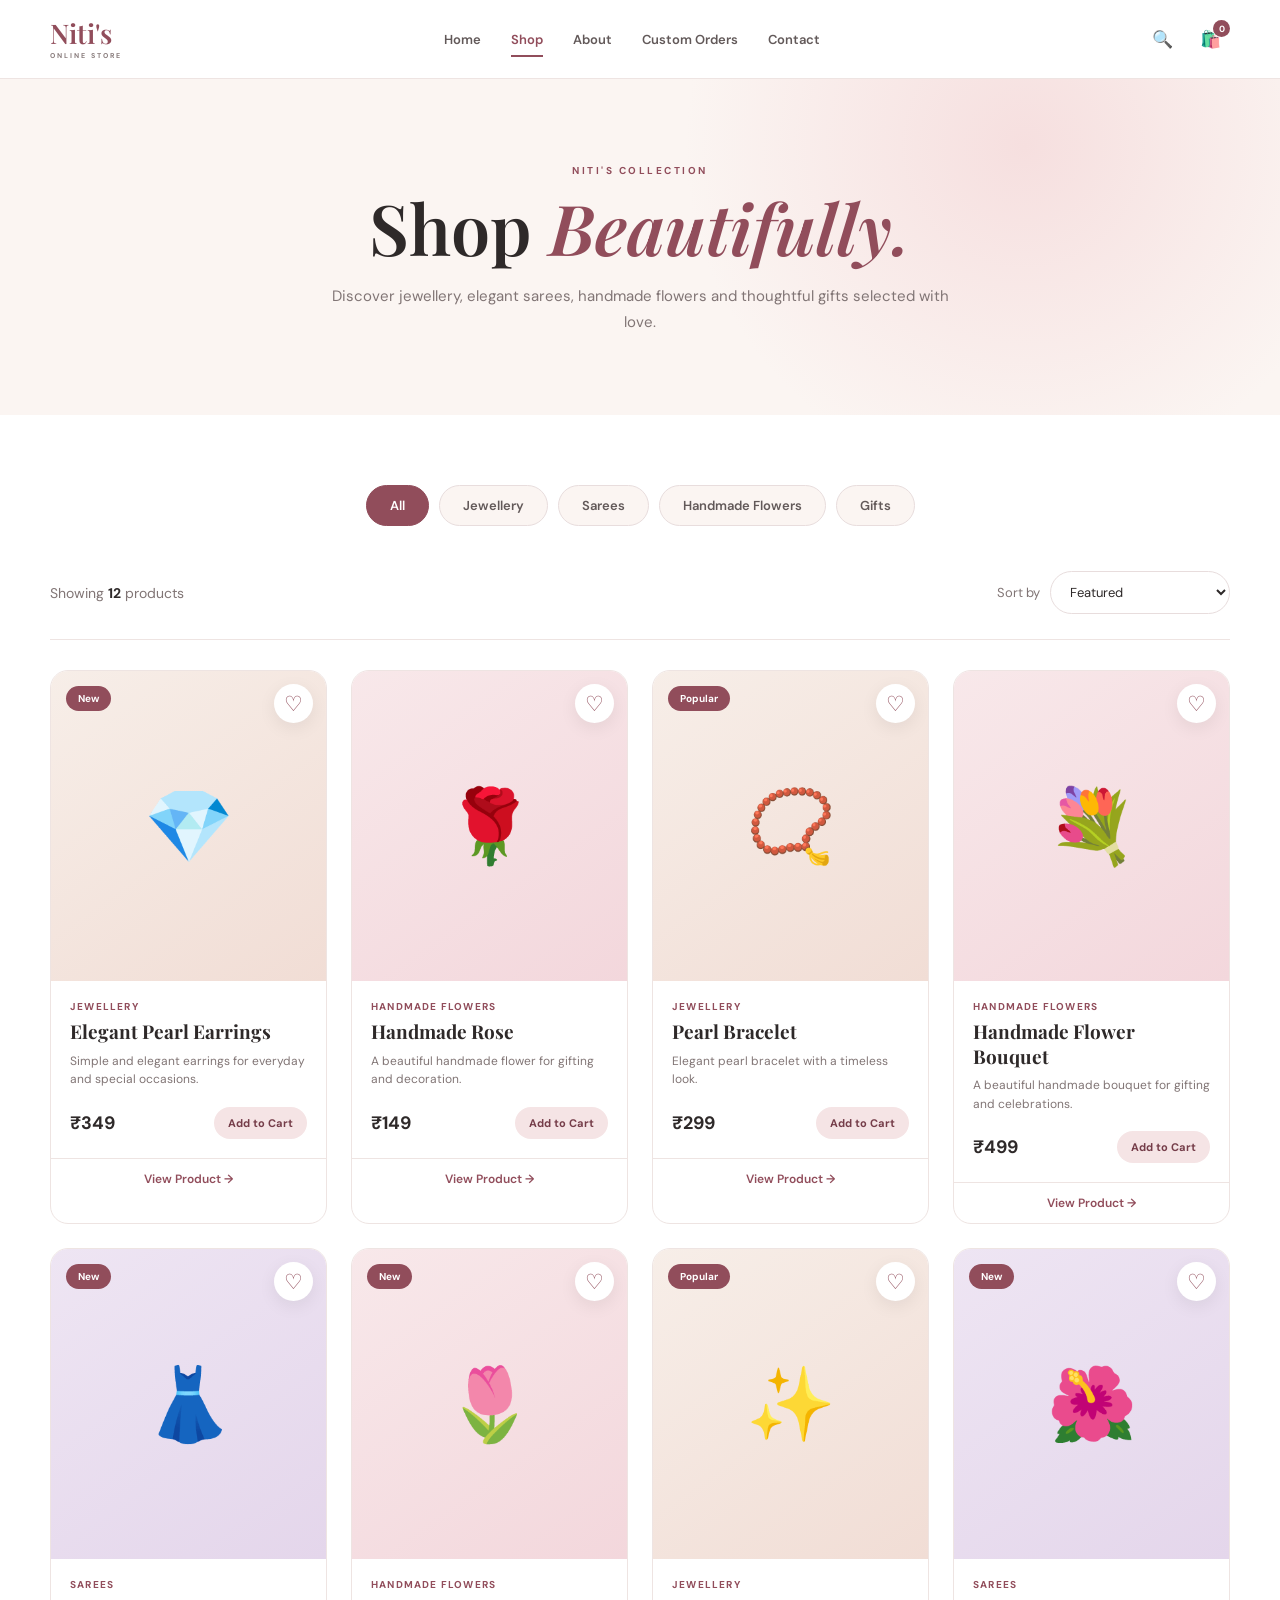
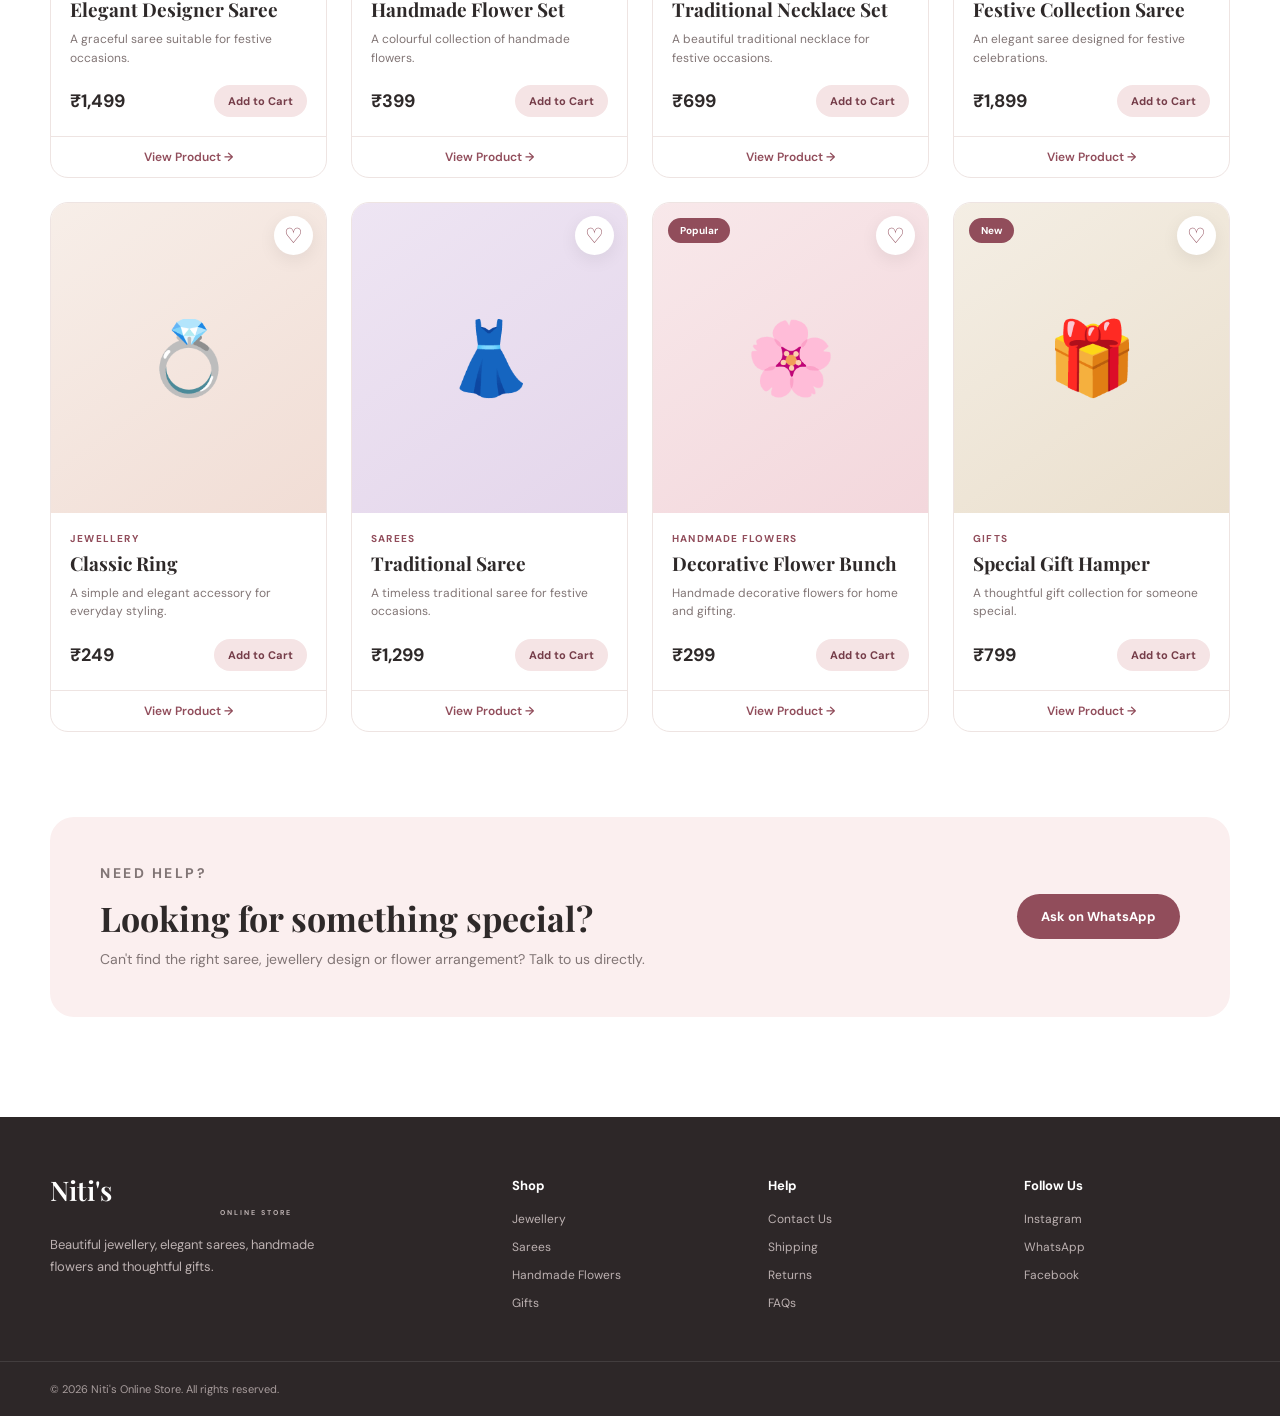
<file: shop.html>
<!DOCTYPE html>
<html lang="en">

<head>
    <meta charset="UTF-8">
    <meta name="viewport" content="width=device-width, initial-scale=1.0">

    <title>Shop | Niti's Online Store</title>

    <meta name="description"
        content="Shop jewellery, sarees, handmade flowers and gifts at Niti's Online Store.">

    <link rel="preconnect" href="https://fonts.googleapis.com">
    <link rel="preconnect" href="https://fonts.gstatic.com" crossorigin>

    <link href="https://fonts.googleapis.com/css2?family=DM+Sans:wght@400;500;600;700&family=Playfair+Display:wght@500;600;700&display=swap"
        rel="stylesheet">


    <style>

        /* =====================================================
           GLOBAL
        ===================================================== */

        * {
            box-sizing: border-box;
            margin: 0;
            padding: 0;
        }

        html {
            scroll-behavior: smooth;
        }

        body {
            font-family: "DM Sans", sans-serif;
            color: #2e2929;
            background: #ffffff;
        }

        a {
            color: inherit;
            text-decoration: none;
        }

        button,
        select {
            font-family: inherit;
        }

        button {
            border: none;
            cursor: pointer;
        }

        .container {
            width: min(1180px, calc(100% - 40px));
            margin: 0 auto;
        }


        /* =====================================================
           HEADER
        ===================================================== */

        .header {
            position: sticky;
            top: 0;
            z-index: 1000;

            background: rgba(255, 255, 255, 0.96);

            backdrop-filter: blur(12px);

            border-bottom: 1px solid #eee4e2;
        }

        .nav {
            min-height: 78px;

            display: flex;
            align-items: center;
            justify-content: space-between;

            gap: 30px;
        }

        .logo {
            display: flex;
            flex-direction: column;

            line-height: 1;

            flex-shrink: 0;
        }

        .logo span {
            font-family: "Playfair Display", serif;

            font-size: 27px;
            font-weight: 600;

            color: #914d5b;
        }

        .logo small {
            margin-top: 5px;

            font-size: 7px;
            font-weight: 700;

            letter-spacing: 2px;

            color: #887b7b;

            text-align: center;
        }

        .nav-links {
            display: flex;
            align-items: center;
            gap: 30px;
        }

        .nav-links a {
            position: relative;

            color: #625959;

            font-size: 13px;
            font-weight: 600;

            transition: color 0.2s ease;
        }

        .nav-links a:hover,
        .nav-links a.active {
            color: #914d5b;
        }

        .nav-links a.active::after {
            content: "";

            position: absolute;

            left: 0;
            right: 0;
            bottom: -9px;

            height: 2px;

            background: #914d5b;
        }

        .nav-actions {
            display: flex;
            align-items: center;
            gap: 8px;
        }

        .icon-btn {
            position: relative;

            width: 40px;
            height: 40px;

            display: flex;
            align-items: center;
            justify-content: center;

            background: transparent;

            border-radius: 50%;

            font-size: 17px;

            transition: background 0.2s ease;
        }

        .icon-btn:hover {
            background: #f8eeee;
        }

        .cart-count {
            position: absolute;

            top: 1px;
            right: 0;

            min-width: 17px;
            height: 17px;

            padding: 0 4px;

            display: flex;
            align-items: center;
            justify-content: center;

            border-radius: 50%;

            background: #914d5b;
            color: white;

            font-size: 9px;
            font-weight: 700;
        }

        .menu-btn {
            display: none;

            width: 40px;
            height: 40px;

            background: transparent;

            font-size: 22px;
        }


        /* =====================================================
           HERO
        ===================================================== */

        .shop-hero {
            padding: 85px 0 80px;

            background:
                radial-gradient(
                    circle at 80% 20%,
                    #f6dfdf 0,
                    transparent 32%
                ),
                #fbf5f2;
        }

        .shop-hero-content {
            text-align: center;
        }

        .eyebrow {
            margin-bottom: 12px;

            color: #914d5b;

            font-size: 10px;
            font-weight: 700;

            letter-spacing: 2.5px;
        }

        .shop-hero h1 {
            font-family: "Playfair Display", serif;

            font-size: clamp(48px, 6vw, 70px);

            line-height: 1.1;

            font-weight: 600;

            margin-bottom: 18px;
        }

        .shop-hero h1 span {
            color: #914d5b;
            font-style: italic;
        }

        .shop-hero-description {
            max-width: 650px;

            margin: auto;

            color: #817575;

            font-size: 15px;
            line-height: 1.7;
        }


        /* =====================================================
           SHOP
        ===================================================== */

        .shop-section {
            padding: 70px 0 100px;
        }


        /* =====================================================
           FILTERS
        ===================================================== */

        .category-filters {
            display: flex;
            justify-content: center;
            flex-wrap: wrap;

            gap: 10px;

            margin-bottom: 45px;
        }

        .filter-btn {
            padding: 11px 23px;

            border: 1px solid #e8dddd;

            border-radius: 50px;

            background: #fbf5f2;

            color: #625959;

            font-size: 13px;
            font-weight: 600;

            transition: all 0.25s ease;
        }

        .filter-btn:hover {
            border-color: #914d5b;

            color: #914d5b;
        }

        .filter-btn.active {
            background: #914d5b;

            border-color: #914d5b;

            color: white;
        }


        /* =====================================================
           TOOLBAR
        ===================================================== */

        .shop-toolbar {
            display: flex;
            align-items: center;
            justify-content: space-between;

            padding-bottom: 25px;
            margin-bottom: 30px;

            border-bottom: 1px solid #eee4e2;
        }

        .product-count {
            color: #817575;

            font-size: 14px;
        }

        .product-count strong {
            color: #2e2929;
        }

        .sort-wrapper {
            display: flex;
            align-items: center;

            gap: 10px;
        }

        .sort-wrapper label {
            color: #817575;

            font-size: 13px;
        }

        .sort-wrapper select {
            min-width: 180px;

            padding: 11px 15px;

            border: 1px solid #e8dddd;

            border-radius: 30px;

            background: white;

            color: #2e2929;

            font-size: 13px;

            outline: none;

            cursor: pointer;
        }

        .sort-wrapper select:focus {
            border-color: #914d5b;
        }


        /* =====================================================
           PRODUCT GRID
        ===================================================== */

        .shop-product-grid {
            display: grid;

            grid-template-columns:
                repeat(4, minmax(0, 1fr));

            gap: 24px;
        }


        /* =====================================================
           PRODUCT CARD
        ===================================================== */

        .shop-product-card {
            background: white;

            border: 1px solid #eee4e2;

            border-radius: 18px;

            overflow: hidden;

            transition:
                transform 0.3s ease,
                box-shadow 0.3s ease;
        }

        .shop-product-card:hover {
            transform: translateY(-6px);

            box-shadow:
                0 18px 45px
                rgba(80, 40, 40, 0.09);
        }


        /* =====================================================
           PRODUCT IMAGE
        ===================================================== */

        .shop-product-image {
            height: 310px;

            position: relative;

            display: flex;
            align-items: center;
            justify-content: center;

            overflow: hidden;
        }

        .shop-product-image.jewellery {
            background:
                linear-gradient(
                    145deg,
                    #f7eee8,
                    #f1ddd5
                );
        }

        .shop-product-image.flowers {
            background:
                linear-gradient(
                    145deg,
                    #f8e8ea,
                    #f3d7dc
                );
        }

        .shop-product-image.saree {
            background:
                linear-gradient(
                    145deg,
                    #eee5f3,
                    #e4d6eb
                );
        }

        .shop-product-image.gift {
            background:
                linear-gradient(
                    145deg,
                    #f4eee4,
                    #eadfcd
                );
        }

        .product-placeholder {
            font-size: 72px;

            transition: transform 0.3s ease;
        }

        .shop-product-card:hover
        .product-placeholder {
            transform: scale(1.08);
        }


        /* =====================================================
           BADGE
        ===================================================== */

        .product-badge {
            position: absolute;

            top: 15px;
            left: 15px;

            padding: 6px 12px;

            border-radius: 30px;

            background: #914d5b;

            color: white;

            font-size: 10px;
            font-weight: 700;
        }


        /* =====================================================
           WISHLIST
        ===================================================== */

        .shop-wishlist {
            position: absolute;

            top: 13px;
            right: 13px;

            width: 39px;
            height: 39px;

            display: flex;
            align-items: center;
            justify-content: center;

            border-radius: 50%;

            background: white;

            color: #914d5b;

            font-size: 21px;

            box-shadow:
                0 5px 18px
                rgba(0, 0, 0, 0.07);

            transition: 0.2s;
        }

        .shop-wishlist:hover {
            background: #914d5b;

            color: white;

            transform: scale(1.05);
        }


        /* =====================================================
           PRODUCT INFO
        ===================================================== */

        .shop-product-info {
            padding: 19px;
        }

        .shop-product-category {
            margin-bottom: 6px;

            color: #914d5b;

            font-size: 10px;

            font-weight: 700;

            letter-spacing: 1.2px;

            text-transform: uppercase;
        }

        .shop-product-info h3 {
            font-family: "Playfair Display", serif;

            font-size: 19px;

            line-height: 1.3;

            margin-bottom: 8px;
        }

        .shop-product-description {
            min-height: 38px;

            margin-bottom: 17px;

            color: #817575;

            font-size: 12px;

            line-height: 1.55;
        }


        /* =====================================================
           PRICE
        ===================================================== */

        .shop-product-bottom {
            display: flex;
            align-items: center;
            justify-content: space-between;

            gap: 10px;
        }

        .shop-product-bottom strong {
            font-size: 18px;

            white-space: nowrap;
        }

        .shop-add-cart {
            padding: 9px 14px;

            border-radius: 30px;

            background: #f5e4e5;

            color: #753d49;

            font-size: 11px;
            font-weight: 700;

            white-space: nowrap;

            transition: 0.2s;
        }

        .shop-add-cart:hover {
            background: #914d5b;

            color: white;
        }


        /* =====================================================
           VIEW PRODUCT
        ===================================================== */

        .view-product {
            display: block;

            padding: 12px;

            border-top: 1px solid #eee4e2;

            text-align: center;

            color: #914d5b;

            font-size: 12px;
            font-weight: 600;

            transition: 0.2s;
        }

        .view-product:hover {
            background: #fbefef;
        }


        /* =====================================================
           CONTACT BOX
        ===================================================== */

        .shop-contact-box {
            margin-top: 85px;

            padding: 45px 50px;

            border-radius: 24px;

            background: #fbefef;

            display: flex;
            align-items: center;
            justify-content: space-between;

            gap: 40px;
        }

        .shop-contact-box h2 {
            font-family: "Playfair Display", serif;

            font-size: 34px;

            line-height: 1.2;

            margin-bottom: 10px;
        }

        .shop-contact-box p {
            max-width: 620px;

            color: #817575;

            font-size: 14px;

            line-height: 1.7;
        }

        .whatsapp-btn {
            flex-shrink: 0;

            padding: 14px 24px;

            border-radius: 30px;

            background: #914d5b;

            color: white;

            font-size: 13px;

            font-weight: 700;

            transition: 0.2s;
        }

        .whatsapp-btn:hover {
            background: #753d49;
        }


        /* =====================================================
           FOOTER
        ===================================================== */

        .footer {
            background: #2d2728;

            color: white;

            padding-top: 60px;
        }

        .footer-grid {
            display: grid;

            grid-template-columns:
                2fr 1fr 1fr 1fr;

            gap: 50px;

            padding-bottom: 50px;
        }

        .footer-brand p {
            max-width: 300px;

            margin-top: 18px;

            color: #bcb1b1;

            font-size: 13px;

            line-height: 1.7;
        }

        .footer-logo span {
            color: white;
        }

        .footer-logo small {
            color: #bcb1b1;
        }

        .footer-column {
            display: flex;

            flex-direction: column;

            gap: 12px;
        }

        .footer-column h4 {
            margin-bottom: 5px;

            font-size: 13px;
        }

        .footer-column a {
            color: #bcb1b1;

            font-size: 12px;

            transition: 0.2s;
        }

        .footer-column a:hover {
            color: white;
        }

        .footer-bottom {
            border-top: 1px solid rgba(255,255,255,0.1);

            padding: 20px 0;

            color: #a89d9d;

            font-size: 11px;
        }


        /* =====================================================
           TABLET
        ===================================================== */

        @media (max-width: 1050px) {

            .shop-product-grid {
                grid-template-columns:
                    repeat(3, minmax(0, 1fr));
            }

        }


        @media (max-width: 850px) {

            .nav-links {
                gap: 17px;
            }

            .shop-product-grid {
                grid-template-columns:
                    repeat(2, minmax(0, 1fr));

                gap: 18px;
            }

            .shop-contact-box {
                padding: 35px;
            }

            .footer-grid {
                grid-template-columns:
                    repeat(2, 1fr);
            }

        }


        /* =====================================================
           MOBILE
        ===================================================== */

        @media (max-width: 700px) {

            .container {
                width: min(100% - 30px, 600px);
            }

            .nav {
                min-height: 70px;
            }

            .nav-links {
                display: none;
            }

            .menu-btn {
                display: block;
            }

            .shop-hero {
                padding: 60px 0;
            }

            .shop-hero h1 {
                font-size: 46px;
            }

            .shop-section {
                padding: 55px 0 75px;
            }

            .category-filters {
                justify-content: flex-start;

                flex-wrap: nowrap;

                overflow-x: auto;

                padding-bottom: 8px;

                scrollbar-width: none;
            }

            .category-filters::-webkit-scrollbar {
                display: none;
            }

            .filter-btn {
                flex-shrink: 0;
            }

            .shop-toolbar {
                flex-direction: column;

                align-items: flex-start;
            }

            .sort-wrapper {
                width: 100%;

                justify-content: space-between;
            }

            .sort-wrapper select {
                flex: 1;
            }

            .shop-product-grid {
                grid-template-columns:
                    repeat(2, minmax(0, 1fr));

                gap: 14px;
            }

            .shop-product-image {
                height: 230px;
            }

            .product-placeholder {
                font-size: 55px;
            }

            .shop-product-info {
                padding: 14px;
            }

            .shop-product-info h3 {
                font-size: 17px;
            }

            .shop-product-description {
                display: none;
            }

            .shop-product-bottom {
                flex-direction: column;

                align-items: flex-start;
            }

            .shop-add-cart {
                width: 100%;
            }

            .shop-contact-box {
                flex-direction: column;

                text-align: center;

                padding: 35px 22px;
            }

            .whatsapp-btn {
                width: 100%;

                text-align: center;
            }

        }


        /* =====================================================
           SMALL MOBILE
        ===================================================== */

        @media (max-width: 450px) {

            .shop-product-grid {
                grid-template-columns: 1fr;
            }

            .shop-product-image {
                height: 290px;
            }

            .product-placeholder {
                font-size: 65px;
            }

            .shop-product-bottom {
                flex-direction: row;

                align-items: center;
            }

            .shop-add-cart {
                width: auto;
            }

            .footer-grid {
                grid-template-columns: 1fr;
            }

        }

    </style>

</head>


<body>


    <!-- =====================================================
         HEADER
    ===================================================== -->

    <header class="header">

        <div class="container nav">

            <a href="index.html" class="logo">

                <span>Niti's</span>

                <small>ONLINE STORE</small>

            </a>


            <nav class="nav-links">

                <a href="index.html">
                    Home
                </a>

                <a href="shop.html" class="active">
                    Shop
                </a>

                <a href="index.html#about">
                    About
                </a>

                <a href="index.html#custom">
                    Custom Orders
                </a>

                <a href="index.html#contact">
                    Contact
                </a>

            </nav>


            <div class="nav-actions">

                <button class="icon-btn">
                    🔍
                </button>

                <a href="#" class="icon-btn">
                    🛍️

                    <span class="cart-count">
                        0
                    </span>
                </a>

                <button class="menu-btn">
                    ☰
                </button>

            </div>

        </div>

    </header>


    <!-- =====================================================
         HERO
    ===================================================== -->

    <section class="shop-hero">

        <div class="container shop-hero-content">

            <p class="eyebrow">
                NITI'S COLLECTION
            </p>

            <h1>
                Shop <span>Beautifully.</span>
            </h1>

            <p class="shop-hero-description">
                Discover jewellery, elegant sarees,
                handmade flowers and thoughtful gifts
                selected with love.
            </p>

        </div>

    </section>


    <!-- =====================================================
         SHOP
    ===================================================== -->

    <main class="shop-section">

        <div class="container">


            <!-- FILTERS -->

            <div class="category-filters">

                <button class="filter-btn active"
                    data-category="All">
                    All
                </button>

                <button class="filter-btn"
                    data-category="Jewellery">
                    Jewellery
                </button>

                <button class="filter-btn"
                    data-category="Sarees">
                    Sarees
                </button>

                <button class="filter-btn"
                    data-category="Handmade Flowers">
                    Handmade Flowers
                </button>

                <button class="filter-btn"
                    data-category="Gifts">
                    Gifts
                </button>

            </div>


            <!-- TOOLBAR -->

            <div class="shop-toolbar">

                <p class="product-count">
                    Showing
                    <strong>12</strong>
                    products
                </p>

                <div class="sort-wrapper">

                    <label for="sort">
                        Sort by
                    </label>

                    <select id="sort">

                        <option value="featured">
                            Featured
                        </option>

                        <option value="low">
                            Price: Low to High
                        </option>

                        <option value="high">
                            Price: High to Low
                        </option>

                        <option value="new">
                            Newest
                        </option>

                    </select>

                </div>

            </div>


            <!-- =================================================
                 PRODUCTS
            ================================================= -->

            <div class="shop-product-grid">


                <!-- 1 -->

                <article class="shop-product-card"
                    data-category="Jewellery"
                    data-price="349"
                    data-new="true">

                    <div class="shop-product-image jewellery">

                        <span class="product-placeholder">
                            💎
                        </span>

                        <span class="product-badge">
                            New
                        </span>

                        <button class="shop-wishlist">
                            ♡
                        </button>

                    </div>

                    <div class="shop-product-info">

                        <p class="shop-product-category">
                            Jewellery
                        </p>

                        <h3>
                            Elegant Pearl Earrings
                        </h3>

                        <p class="shop-product-description">
                            Simple and elegant earrings
                            for everyday and special occasions.
                        </p>

                        <div class="shop-product-bottom">

                            <strong>
                                ₹349
                            </strong>

                            <button class="shop-add-cart">
                                Add to Cart
                            </button>

                        </div>

                    </div>

                    <a href="product.html?product=elegant-pearl-earrings"
                        class="view-product">
                        View Product →
                    </a>

                </article>


                <!-- 2 -->

                <article class="shop-product-card"
                    data-category="Handmade Flowers"
                    data-price="149"
                    data-new="false">

                    <div class="shop-product-image flowers">

                        <span class="product-placeholder">
                            🌹
                        </span>

                        <button class="shop-wishlist">
                            ♡
                        </button>

                    </div>

                    <div class="shop-product-info">

                        <p class="shop-product-category">
                            Handmade Flowers
                        </p>

                        <h3>
                            Handmade Rose
                        </h3>

                        <p class="shop-product-description">
                            A beautiful handmade flower
                            for gifting and decoration.
                        </p>

                        <div class="shop-product-bottom">

                            <strong>
                                ₹149
                            </strong>

                            <button class="shop-add-cart">
                                Add to Cart
                            </button>

                        </div>

                    </div>

                    <a href="product.html?product=handmade-rose"
                        class="view-product">
                        View Product →
                    </a>

                </article>


                <!-- 3 -->

                <article class="shop-product-card"
                    data-category="Jewellery"
                    data-price="299"
                    data-new="false">

                    <div class="shop-product-image jewellery">

                        <span class="product-placeholder">
                            📿
                        </span>

                        <span class="product-badge">
                            Popular
                        </span>

                        <button class="shop-wishlist">
                            ♡
                        </button>

                    </div>

                    <div class="shop-product-info">

                        <p class="shop-product-category">
                            Jewellery
                        </p>

                        <h3>
                            Pearl Bracelet
                        </h3>

                        <p class="shop-product-description">
                            Elegant pearl bracelet
                            with a timeless look.
                        </p>

                        <div class="shop-product-bottom">

                            <strong>
                                ₹299
                            </strong>

                            <button class="shop-add-cart">
                                Add to Cart
                            </button>

                        </div>

                    </div>

                    <a href="product.html?product=pearl-bracelet"
                        class="view-product">
                        View Product →
                    </a>

                </article>


                <!-- 4 -->

                <article class="shop-product-card"
                    data-category="Handmade Flowers"
                    data-price="499"
                    data-new="false">

                    <div class="shop-product-image flowers">

                        <span class="product-placeholder">
                            💐
                        </span>

                        <button class="shop-wishlist">
                            ♡
                        </button>

                    </div>

                    <div class="shop-product-info">

                        <p class="shop-product-category">
                            Handmade Flowers
                        </p>

                        <h3>
                            Handmade Flower Bouquet
                        </h3>

                        <p class="shop-product-description">
                            A beautiful handmade bouquet
                            for gifting and celebrations.
                        </p>

                        <div class="shop-product-bottom">

                            <strong>
                                ₹499
                            </strong>

                            <button class="shop-add-cart">
                                Add to Cart
                            </button>

                        </div>

                    </div>

                    <a href="product.html?product=handmade-flower-bouquet"
                        class="view-product">
                        View Product →
                    </a>

                </article>


                <!-- 5 -->

                <article class="shop-product-card"
                    data-category="Sarees"
                    data-price="1499"
                    data-new="true">

                    <div class="shop-product-image saree">

                        <span class="product-placeholder">
                            👗
                        </span>

                        <span class="product-badge">
                            New
                        </span>

                        <button class="shop-wishlist">
                            ♡
                        </button>

                    </div>

                    <div class="shop-product-info">

                        <p class="shop-product-category">
                            Sarees
                        </p>

                        <h3>
                            Elegant Designer Saree
                        </h3>

                        <p class="shop-product-description">
                            A graceful saree suitable
                            for festive occasions.
                        </p>

                        <div class="shop-product-bottom">

                            <strong>
                                ₹1,499
                            </strong>

                            <button class="shop-add-cart">
                                Add to Cart
                            </button>

                        </div>

                    </div>

                    <a href="product.html?product=elegant-designer-saree"
                        class="view-product">
                        View Product →
                    </a>

                </article>


                <!-- 6 -->

                <article class="shop-product-card"
                    data-category="Handmade Flowers"
                    data-price="399"
                    data-new="true">

                    <div class="shop-product-image flowers">

                        <span class="product-placeholder">
                            🌷
                        </span>

                        <span class="product-badge">
                            New
                        </span>

                        <button class="shop-wishlist">
                            ♡
                        </button>

                    </div>

                    <div class="shop-product-info">

                        <p class="shop-product-category">
                            Handmade Flowers
                        </p>

                        <h3>
                            Handmade Flower Set
                        </h3>

                        <p class="shop-product-description">
                            A colourful collection
                            of handmade flowers.
                        </p>

                        <div class="shop-product-bottom">

                            <strong>
                                ₹399
                            </strong>

                            <button class="shop-add-cart">
                                Add to Cart
                            </button>

                        </div>

                    </div>

                    <a href="product.html?product=handmade-flower-set"
                        class="view-product">
                        View Product →
                    </a>

                </article>


                <!-- 7 -->

                <article class="shop-product-card"
                    data-category="Jewellery"
                    data-price="699"
                    data-new="false">

                    <div class="shop-product-image jewellery">

                        <span class="product-placeholder">
                            ✨
                        </span>

                        <span class="product-badge">
                            Popular
                        </span>

                        <button class="shop-wishlist">
                            ♡
                        </button>

                    </div>

                    <div class="shop-product-info">

                        <p class="shop-product-category">
                            Jewellery
                        </p>

                        <h3>
                            Traditional Necklace Set
                        </h3>

                        <p class="shop-product-description">
                            A beautiful traditional necklace
                            for festive occasions.
                        </p>

                        <div class="shop-product-bottom">

                            <strong>
                                ₹699
                            </strong>

                            <button class="shop-add-cart">
                                Add to Cart
                            </button>

                        </div>

                    </div>

                    <a href="product.html?product=traditional-necklace-set"
                        class="view-product">
                        View Product →
                    </a>

                </article>


                <!-- 8 -->

                <article class="shop-product-card"
                    data-category="Sarees"
                    data-price="1899"
                    data-new="true">

                    <div class="shop-product-image saree">

                        <span class="product-placeholder">
                            🌺
                        </span>

                        <span class="product-badge">
                            New
                        </span>

                        <button class="shop-wishlist">
                            ♡
                        </button>

                    </div>

                    <div class="shop-product-info">

                        <p class="shop-product-category">
                            Sarees
                        </p>

                        <h3>
                            Festive Collection Saree
                        </h3>

                        <p class="shop-product-description">
                            An elegant saree designed
                            for festive celebrations.
                        </p>

                        <div class="shop-product-bottom">

                            <strong>
                                ₹1,899
                            </strong>

                            <button class="shop-add-cart">
                                Add to Cart
                            </button>

                        </div>

                    </div>

                    <a href="product.html?product=festive-collection-saree"
                        class="view-product">
                        View Product →
                    </a>

                </article>


                <!-- 9 -->

                <article class="shop-product-card"
                    data-category="Jewellery"
                    data-price="249"
                    data-new="false">

                    <div class="shop-product-image jewellery">

                        <span class="product-placeholder">
                            💍
                        </span>

                        <button class="shop-wishlist">
                            ♡
                        </button>

                    </div>

                    <div class="shop-product-info">

                        <p class="shop-product-category">
                            Jewellery
                        </p>

                        <h3>
                            Classic Ring
                        </h3>

                        <p class="shop-product-description">
                            A simple and elegant accessory
                            for everyday styling.
                        </p>

                        <div class="shop-product-bottom">

                            <strong>
                                ₹249
                            </strong>

                            <button class="shop-add-cart">
                                Add to Cart
                            </button>

                        </div>

                    </div>

                    <a href="product.html?product=classic-ring"
                        class="view-product">
                        View Product →
                    </a>

                </article>


                <!-- 10 -->

                <article class="shop-product-card"
                    data-category="Sarees"
                    data-price="1299"
                    data-new="false">

                    <div class="shop-product-image saree">

                        <span class="product-placeholder">
                            👗
                        </span>

                        <button class="shop-wishlist">
                            ♡
                        </button>

                    </div>

                    <div class="shop-product-info">

                        <p class="shop-product-category">
                            Sarees
                        </p>

                        <h3>
                            Traditional Saree
                        </h3>

                        <p class="shop-product-description">
                            A timeless traditional saree
                            for festive occasions.
                        </p>

                        <div class="shop-product-bottom">

                            <strong>
                                ₹1,299
                            </strong>

                            <button class="shop-add-cart">
                                Add to Cart
                            </button>

                        </div>

                    </div>

                    <a href="product.html?product=traditional-saree"
                        class="view-product">
                        View Product →
                    </a>

                </article>


                <!-- 11 -->

                <article class="shop-product-card"
                    data-category="Handmade Flowers"
                    data-price="299"
                    data-new="false">

                    <div class="shop-product-image flowers">

                        <span class="product-placeholder">
                            🌸
                        </span>

                        <span class="product-badge">
                            Popular
                        </span>

                        <button class="shop-wishlist">
                            ♡
                        </button>

                    </div>

                    <div class="shop-product-info">

                        <p class="shop-product-category">
                            Handmade Flowers
                        </p>

                        <h3>
                            Decorative Flower Bunch
                        </h3>

                        <p class="shop-product-description">
                            Handmade decorative flowers
                            for home and gifting.
                        </p>

                        <div class="shop-product-bottom">

                            <strong>
                                ₹299
                            </strong>

                            <button class="shop-add-cart">
                                Add to Cart
                            </button>

                        </div>

                    </div>

                    <a href="product.html?product=decorative-flower-bunch"
                        class="view-product">
                        View Product →
                    </a>

                </article>


                <!-- 12 -->

                <article class="shop-product-card"
                    data-category="Gifts"
                    data-price="799"
                    data-new="true">

                    <div class="shop-product-image gift">

                        <span class="product-placeholder">
                            🎁
                        </span>

                        <span class="product-badge">
                            New
                        </span>

                        <button class="shop-wishlist">
                            ♡
                        </button>

                    </div>

                    <div class="shop-product-info">

                        <p class="shop-product-category">
                            Gifts
                        </p>

                        <h3>
                            Special Gift Hamper
                        </h3>

                        <p class="shop-product-description">
                            A thoughtful gift collection
                            for someone special.
                        </p>

                        <div class="shop-product-bottom">

                            <strong>
                                ₹799
                            </strong>

                            <button class="shop-add-cart">
                                Add to Cart
                            </button>

                        </div>

                    </div>

                    <a href="product.html?product=special-gift-hamper"
                        class="view-product">
                        View Product →
                    </a>

                </article>


            </div>


            <!-- =================================================
                 CONTACT BOX
            ================================================= -->

            <section class="shop-contact-box">

                <div>

                    <p class="eyebrow">
                        NEED HELP?
                    </p>

                    <h2>
                        Looking for something special?
                    </h2>

                    <p>
                        Can't find the right saree, jewellery
                        design or flower arrangement?
                        Talk to us directly.
                    </p>

                </div>

                <a href="#"
                    class="whatsapp-btn">

                    Ask on WhatsApp

                </a>

            </section>

        </div>

    </main>


    <!-- =====================================================
         FOOTER
    ===================================================== -->

    <footer class="footer">

        <div class="container footer-grid">

            <div class="footer-brand">

                <a href="index.html"
                    class="logo footer-logo">

                    <span>
                        Niti's
                    </span>

                    <small>
                        ONLINE STORE
                    </small>

                </a>

                <p>
                    Beautiful jewellery, elegant sarees,
                    handmade flowers and thoughtful gifts.
                </p>

            </div>


            <div class="footer-column">

                <h4>
                    Shop
                </h4>

                <a href="shop.html">
                    Jewellery
                </a>

                <a href="shop.html">
                    Sarees
                </a>

                <a href="shop.html">
                    Handmade Flowers
                </a>

                <a href="shop.html">
                    Gifts
                </a>

            </div>


            <div class="footer-column">

                <h4>
                    Help
                </h4>

                <a href="index.html#contact">
                    Contact Us
                </a>

                <a href="#">
                    Shipping
                </a>

                <a href="#">
                    Returns
                </a>

                <a href="#">
                    FAQs
                </a>

            </div>


            <div class="footer-column">

                <h4>
                    Follow Us
                </h4>

                <a href="#">
                    Instagram
                </a>

                <a href="#">
                    WhatsApp
                </a>

                <a href="#">
                    Facebook
                </a>

            </div>

        </div>


        <div class="footer-bottom">

            <div class="container">

                <p>
                    © 2026 Niti's Online Store.
                    All rights reserved.
                </p>

            </div>

        </div>

    </footer>


    <!-- =====================================================
         JAVASCRIPT
    ===================================================== -->

    <script>

        document.addEventListener(
            "DOMContentLoaded",
            function () {

                const filterButtons =
                    document.querySelectorAll(
                        ".filter-btn"
                    );

                const productGrid =
                    document.querySelector(
                        ".shop-product-grid"
                    );

                const products =
                    Array.from(
                        document.querySelectorAll(
                            ".shop-product-card"
                        )
                    );

                const productCount =
                    document.querySelector(
                        ".product-count strong"
                    );

                const sortSelect =
                    document.querySelector(
                        "#sort"
                    );


                let currentCategory = "All";


                /* =========================================
                   FILTER + SORT
                ========================================= */

                function updateProducts() {

                    let visibleProducts =
                        products.filter(
                            function (product) {

                                if (
                                    currentCategory ===
                                    "All"
                                ) {
                                    return true;
                                }

                                return (
                                    product.dataset.category
                                        .toLowerCase() ===
                                    currentCategory
                                        .toLowerCase()
                                );

                            }
                        );


                    /* SORT */

                    if (
                        sortSelect.value ===
                        "low"
                    ) {

                        visibleProducts.sort(
                            function (a, b) {

                                return (
                                    Number(
                                        a.dataset.price
                                    ) -
                                    Number(
                                        b.dataset.price
                                    )
                                );

                            }
                        );

                    }


                    else if (
                        sortSelect.value ===
                        "high"
                    ) {

                        visibleProducts.sort(
                            function (a, b) {

                                return (
                                    Number(
                                        b.dataset.price
                                    ) -
                                    Number(
                                        a.dataset.price
                                    )
                                );

                            }
                        );

                    }


                    else if (
                        sortSelect.value ===
                        "new"
                    ) {

                        visibleProducts.sort(
                            function (a, b) {

                                return (
                                    Number(
                                        b.dataset.new ===
                                        "true"
                                    ) -
                                    Number(
                                        a.dataset.new ===
                                        "true"
                                    )
                                );

                            }
                        );

                    }


                    /* HIDE EVERYTHING */

                    products.forEach(
                        function (product) {

                            product.style.display =
                                "none";

                        }
                    );


                    /* SHOW MATCHING PRODUCTS */

                    visibleProducts.forEach(
                        function (product) {

                            product.style.display =
                                "";

                            productGrid.appendChild(
                                product
                            );

                        }
                    );


                    /* UPDATE COUNT */

                    productCount.textContent =
                        visibleProducts.length;

                }


                /* =========================================
                   CATEGORY BUTTONS
                ========================================= */

                filterButtons.forEach(
                    function (button) {

                        button.addEventListener(
                            "click",
                            function () {

                                currentCategory =
                                    button.dataset.category;


                                filterButtons.forEach(
                                    function (btn) {

                                        btn.classList.remove(
                                            "active"
                                        );

                                    }
                                );


                                button.classList.add(
                                    "active"
                                );


                                updateProducts();

                            }
                        );

                    }
                );


                /* =========================================
                   SORT
                ========================================= */

                sortSelect.addEventListener(
                    "change",
                    updateProducts
                );


                /* =========================================
                   WISHLIST
                ========================================= */

                document
                    .querySelectorAll(
                        ".shop-wishlist"
                    )
                    .forEach(
                        function (button) {

                            button.addEventListener(
                                "click",
                                function (event) {

                                    event.preventDefault();

                                    event.stopPropagation();


                                    button.classList.toggle(
                                        "liked"
                                    );


                                    button.textContent =
                                        button.classList.contains(
                                            "liked"
                                        )
                                            ? "♥"
                                            : "♡";

                                }
                            );

                        }
                    );


                /* =========================================
                   ADD TO CART - TEMPORARY
                ========================================= */

                document
                    .querySelectorAll(
                        ".shop-add-cart"
                    )
                    .forEach(
                        function (button) {

                            button.addEventListener(
                                "click",
                                function () {

                                    const card =
                                        button.closest(
                                            ".shop-product-card"
                                        );

                                    const name =
                                        card.querySelector(
                                            "h3"
                                        ).textContent.trim();


                                    alert(
                                        name +
                                        " added to cart!"
                                    );

                                }
                            );

                        }
                    );


                /* =========================================
                   INITIAL LOAD
                ========================================= */

                updateProducts();

            }
        );

    </script>

</body>

</html>
</file>
